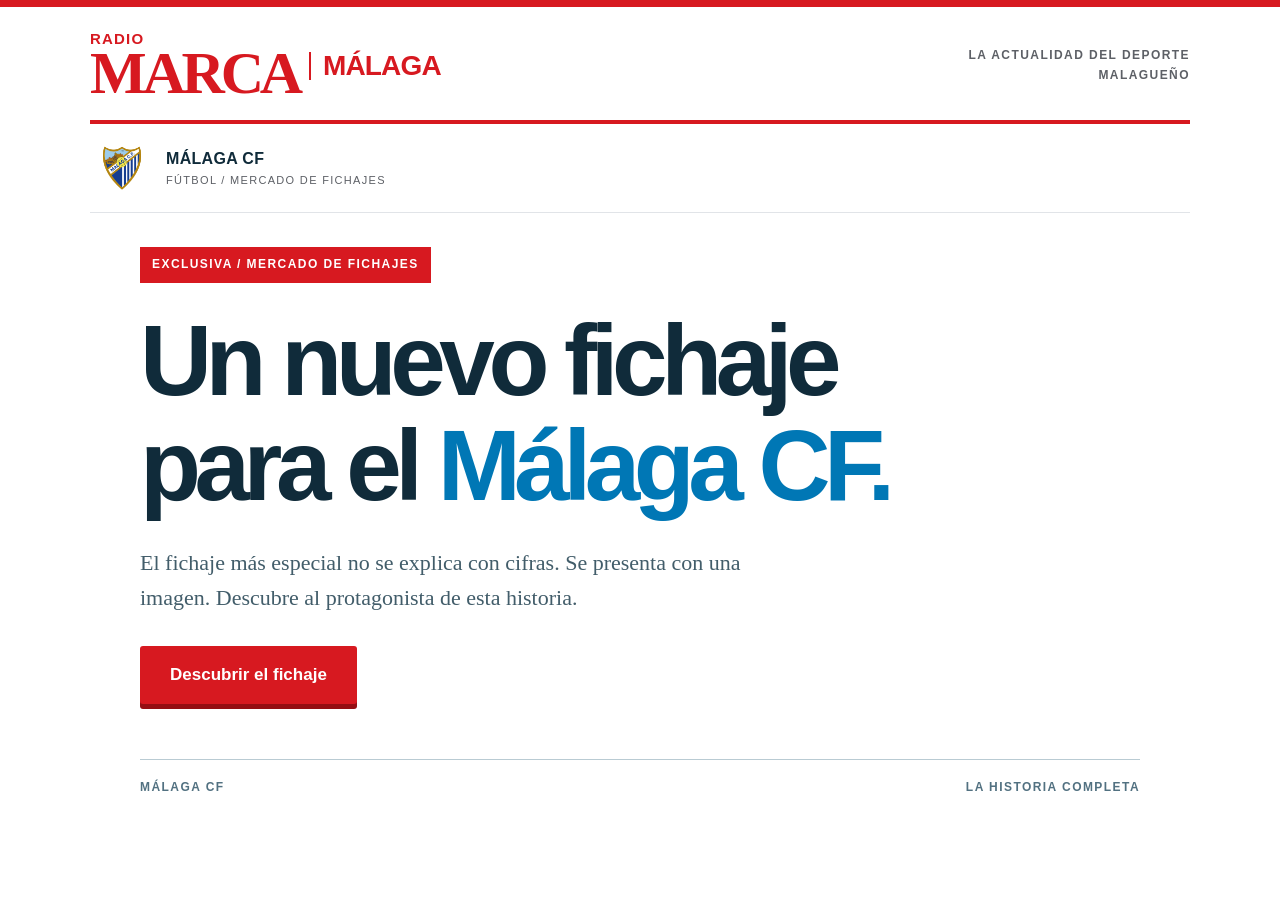
<file: index.html>
<!doctype html><html lang="es"><head><meta charset="utf-8"><meta name="viewport" content="width=device-width,initial-scale=1"><title>Exclusiva: un nuevo fichaje para el Málaga CF</title><meta name="description" content="El fichaje más especial se presenta con una imagen. Descubre al protagonista de esta exclusiva."><meta name="robots" content="noindex,nofollow"><link rel="icon" href="data:image/svg+xml,%3Csvg xmlns='http://www.w3.org/2000/svg' viewBox='0 0 32 32'%3E%3Crect width='32' height='32' rx='16' fill='%23b83850'/%3E%3Ctext x='7' y='24' fill='white' font-size='24'%3EG%3C/text%3E%3C/svg%3E"><link rel="stylesheet" href="style.css"><script defer src="app.js"></script>
<link rel="canonical" href="https://alejandroAI23.github.io/exclusiva-malaga/">
<meta property="og:type" content="website">
<meta property="og:locale" content="es_ES">
<meta property="og:site_name" content="Exclusiva Málaga · Edición especial">
<meta property="og:title" content="Exclusiva: un nuevo fichaje para el Málaga CF">
<meta property="og:description" content="El fichaje más especial se presenta con una imagen. Descubre al protagonista de esta exclusiva.">
<meta property="og:url" content="https://alejandroAI23.github.io/exclusiva-malaga/">
<meta property="og:image" content="https://alejandroAI23.github.io/exclusiva-malaga/assets/portada-whatsapp.jpg">
<meta property="og:image:secure_url" content="https://alejandroAI23.github.io/exclusiva-malaga/assets/portada-whatsapp.jpg">
<meta property="og:image:type" content="image/jpeg">
<meta property="og:image:width" content="1200">
<meta property="og:image:height" content="630">
<meta property="og:image:alt" content="Portada deportiva roja y blanquiazul: exclusiva de un nuevo fichaje para el Málaga CF. Edición especial de una sorpresa familiar.">
<meta name="twitter:card" content="summary_large_image">
<meta name="twitter:title" content="Exclusiva: un nuevo fichaje para el Málaga CF">
<meta name="twitter:description" content="Descubre al protagonista de esta exclusiva.">
<meta name="twitter:image" content="https://alejandroAI23.github.io/exclusiva-malaga/assets/portada-whatsapp.jpg">
</head><body><main id="app"></main><noscript>Activa JavaScript para abrir el mensaje de Gonzalo.</noscript></body></html>
</file>
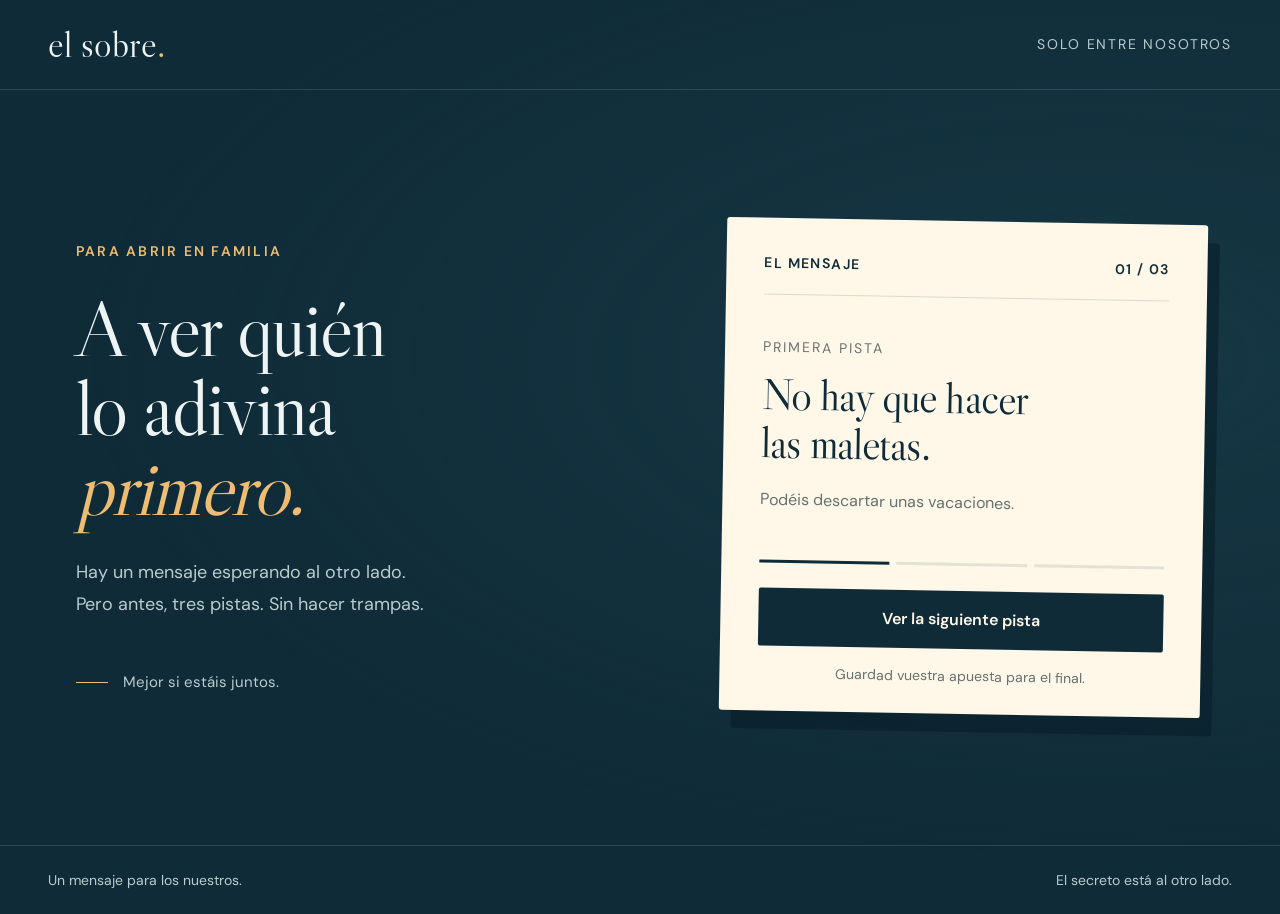
<file: el-sobre/index.html>
<!doctype html>
<html lang="es">
<head>
<meta charset="utf-8"><meta name="viewport" content="width=device-width,initial-scale=1">
<title>El sobre · Un mensaje para abrir juntos</title>
<meta name="description" content="Tres pistas. Un mensaje. Mejor abrirlo juntos.">
<meta name="robots" content="noindex,nofollow,noarchive">
<meta property="og:title" content="El sobre"><meta property="og:description" content="Tres pistas. Un mensaje. Mejor abrirlo juntos."><meta property="og:type" content="website">
<meta name="theme-color" content="#102b38"><link rel="icon" href="icon.svg">
<link rel="stylesheet" href="style.css"><script src="app.js" defer></script>
</head>
<body>
<header class="masthead"><a href="./" aria-label="El sobre, inicio">el sobre<span class="mark">.</span></a><span>SOLO ENTRE NOSOTROS</span></header>
<main>
<section id="mystery" class="mystery" aria-labelledby="headline">
<div class="intro"><p class="eyebrow">PARA ABRIR EN FAMILIA</p><h1 id="headline">A ver quién<br>lo adivina<span class="italic"> primero.</span></h1><p class="lead">Hay un mensaje esperando al otro lado.<br>Pero antes, tres pistas. Sin hacer trampas.</p><div class="bottom-note"><span class="tiny-line"></span><span>Mejor si estáis juntos.</span></div></div>
<div class="paper">
<div class="paper-top"><span>EL MENSAJE</span><span id="count">01 / 03</span></div>
<div id="clue-area" aria-live="polite" aria-atomic="true"><p id="clue-label" class="clue-label">PRIMERA PISTA</p><h2 id="clue">No hay que hacer<br>las maletas.</h2><p id="clue-caption" class="caption">Podéis descartar unas vacaciones.</p></div>
<div class="progress" aria-label="Pista 1 de 3"><i class="active"></i><i></i><i></i></div>
<button id="next" type="button">Ver la siguiente pista</button>
<p class="under-button" id="under-button">Guardad vuestra apuesta para el final.</p>
</div>
</section>
<section id="reveal" hidden aria-labelledby="announcement">
<div class="reveal-top"><p class="eyebrow">EL MENSAJE ERA MÍO</p><h1 id="announcement" tabindex="-1">¡Voy a ser<br><span class="italic">hermano mayor!</span></h1><p class="lead">Os lo tenía que contar yo.</p></div>
<div class="reveal-grid"><figure><img id="photo" alt="Gonzalo sonriendo con su babero: voy a ser hermano mayor" width="1200" height="1600"><figcaption>Gonzalo · Nuestro pequeño portavoz</figcaption></figure><div class="letter"><p class="eyebrow">QUERIDA FAMILIA:</p><h2>Esta vez,<br>el secreto venía<br><em>con compañía.</em></h2><p>Mamá y papá vuelven a ser papás.<br>Y yo estreno el mejor título de todos:</p><p class="big-line">hermano mayor.</p><p>Un nuevo miembro de la familia viene en camino. Y nos hacía mucha ilusión compartirlo con vosotros.</p><p class="signature">Con todo nuestro cariño,<br><strong>Gonzalo, mamá y papá</strong></p><button id="replay" class="secondary" type="button">Volver a las pistas</button></div></div>
</section>
</main>
<footer><span>Un mensaje para los nuestros.</span><span id="footer-note">El secreto está al otro lado.</span></footer>
<noscript><p class="no-js">Activa JavaScript para descubrir las tres pistas y abrir el mensaje.</p></noscript>
</body></html>
</file>
<file: style.css>
*{box-sizing:border-box}body{margin:0;background:#f9f4ee;color:#34292d;font-family:Arial,sans-serif}button,a{touch-action:manipulation}button,.button{font:inherit;cursor:pointer;border:0;padding:17px 27px;border-radius:99px;background:var(--accent,#b83850);color:white;text-decoration:none;display:inline-block;font-weight:700}button:hover,.button:hover{filter:brightness(1.1)}:focus-visible{outline:3px solid #237cdc;outline-offset:6px}.eyebrow{text-transform:uppercase;letter-spacing:.22em;font-size:12px;font-weight:bold;line-height:1.8}.gallery{max-width:1180px;margin:auto;padding:64px 28px}.gallery h1{font:normal clamp(44px,6vw,76px)/1.02 Georgia,serif;max-width:760px;margin:25px 0}.gallery .intro{font-size:18px;line-height:1.7;max-width:620px;color:#71656b}.cards{display:grid;grid-template-columns:repeat(3,1fr);gap:24px;margin:44px 0}.card{border:1px solid #dacfc7;border-radius:8px;overflow:hidden;background:#fff}.sample{height:235px;display:flex;flex-direction:column;align-items:center;justify-content:center;text-align:center;padding:20px}.sample b{font:normal 40px/1.05 Georgia,serif}.sample small{margin-bottom:25px;letter-spacing:.18em}.sample.letter{background:#f0dde0;color:#862d41}.sample.cinema{background:#102b29;color:#e5edac}.sample.news{background:#ffcf36;color:#222}.card-copy{padding:25px}.card h2{font:normal 25px Georgia,serif;margin:0 0 13px}.card p{line-height:1.6;min-height:76px;color:#71656b}.card a{color:#822b40;font-weight:bold;text-underline-offset:5px}.notes{border-top:1px solid #dacfc7;padding:26px 0;line-height:1.7}.notes h2{font:normal 32px Georgia,serif}.notes blockquote{margin:12px 0;padding:12px 20px;border-left:3px solid #b83850;background:#fff}.experience{--accent:#a63750;min-height:100svh;text-align:center;padding:28px 24px;display:flex;flex-direction:column;align-items:center;justify-content:center;overflow:hidden;position:relative}.experience .brand{position:absolute;top:26px;left:0;right:0}.gate{max-width:720px;padding:85px 0}.gate h1{font:normal clamp(48px,8vw,92px)/1.03 Georgia,serif;margin:25px 0}.gate p{font-size:18px;line-height:1.7;max-width:440px;margin:24px auto 32px}.signature{font:italic 25px Georgia,serif;display:block;margin-top:32px}.reveal{width:100%;max-width:950px;padding:70px 0 20px;animation:appear .8s ease both}.reveal h1{font:normal clamp(46px,7vw,80px)/.98 Georgia,serif;margin:20px 0 28px}.reveal h1 em{color:var(--accent);font-weight:normal}.photo{width:min(340px,78vw);margin:auto;position:relative;background:#fff;padding:12px 12px 20px;box-shadow:0 18px 55px #39273026;transform:rotate(-3deg)}.photo img{width:100%;height:320px;object-fit:contain;background:#eee8e4;display:block}.placeholder{height:320px;display:flex;flex-direction:column;justify-content:center;align-items:center;background:#eee5df;color:#856d67;gap:18px}.placeholder b{font:70px Georgia,serif}.placeholder span{font-size:14px;max-width:180px;line-height:1.5}.photo figcaption{font:italic 24px Georgia,serif;margin:16px 0 0}.closing{font-size:18px;line-height:1.7;max-width:500px;margin:28px auto}.replay{background:transparent;color:inherit;padding:10px;text-decoration:underline;font-size:14px}.cinema.experience{background:#102b29;color:#f3f3d8;--accent:#e0ec97}.cinema button:not(.replay){color:#102b29}.cinema .gate h1,.cinema .reveal h1{font-family:Arial,sans-serif;font-weight:900;letter-spacing:-.055em;text-transform:uppercase}.cinema .photo{transform:none;background:#183c39;padding:0 0 20px;box-shadow:0 0 90px #dce69720;border:1px solid #78947a}.cinema .photo figcaption{font-family:Arial,sans-serif;text-transform:uppercase;font-size:15px;letter-spacing:.2em}.news.experience{background:#ffcf36;color:#202020;--accent:#202020}.news .gate h1,.news .reveal h1{font-weight:bold;letter-spacing:-.045em}.news .photo{transform:rotate(2deg);border:2px solid #222;box-shadow:10px 10px 0 #222;padding:8px 8px 15px}.news .brand{border-bottom:2px solid #222;padding-bottom:14px;left:8%;right:8%}.news .reveal h1 em{font-style:normal}.confetti{position:fixed;top:-20px;width:9px;height:16px;pointer-events:none;animation:fall 2.8s ease-in forwards;z-index:10}@keyframes fall{to{transform:translateY(110vh) rotate(600deg)}}@keyframes appear{from{opacity:0;transform:translateY(18px)}to{opacity:1;transform:translateY(0)}}[hidden]{display:none!important}@media(max-width:760px){.cards{grid-template-columns:1fr}.gallery{padding:36px 22px}.card p{min-height:0}.sample{height:210px}.photo img,.placeholder{height:280px}.reveal{padding-top:65px}.reveal h1{font-size:48px}.closing{font-size:16px}}@media(prefers-reduced-motion:reduce){*,*::before,*::after{animation:none!important;transition:none!important}.confetti{display:none}}

/* Fotografía vertical completa: conserva la sonrisa y el mensaje del babero. */
.photo{width:min(390px,78vw)}.photo img{height:auto;aspect-ratio:3/4;object-fit:contain}

/* Reduce las opciones de guardar mediante pulsación prolongada en navegadores compatibles. */
.photo{-webkit-touch-callout:none;-webkit-user-select:none;user-select:none}
.photo img{-webkit-user-drag:none;-webkit-touch-callout:none;user-select:none}
@media print{.photo img{visibility:hidden}}
/* Portada deportiva: tipografía editorial y colores blanquiazules. */
.malaga.experience{--accent:#0077b5;background:#f5f7f8;color:#102b3a;justify-content:flex-start;padding:0 24px 34px;border-top:7px solid #0077b5;overflow:clip}
.malaga .brand{position:static;max-width:1100px;width:100%;margin:0 auto;padding:27px 0 22px;border-bottom:3px solid #102b3a;text-align:left;font:900 clamp(26px,4vw,42px)/1 Arial,sans-serif;letter-spacing:-.055em}
.malaga .brand span{display:block;font:700 11px/1.6 Arial,sans-serif;letter-spacing:.18em;margin-top:10px;color:#527181}
.malaga .gate{padding:54px 0 0;width:100%;max-width:1000px;text-align:left}
.malaga .gate>.eyebrow{display:inline-block;color:#fff;background:#0077b5;padding:7px 12px;font-size:12px;letter-spacing:.12em}
.malaga .gate h1{font:900 clamp(48px,7.8vw,100px)/.99 Arial,sans-serif;letter-spacing:-.065em;margin:25px 0 26px;max-width:1000px}
.malaga .gate h1 em{font-style:normal;color:#0077b5}
.malaga .gate>p{font:normal clamp(18px,2.2vw,22px)/1.6 Georgia,serif;max-width:650px;margin:0 0 30px;color:#425d6a}
.malaga button:not(.replay){border-radius:3px;padding:19px 30px;font-size:17px;box-shadow:0 5px 0 #00517b}
.sports-meta{display:flex;flex-wrap:wrap;gap:15px;justify-content:space-between;margin-top:55px;padding:20px 0;border-top:1px solid #b9cbd3;font-size:12px;font-weight:700;letter-spacing:.12em;color:#527181}
.malaga .reveal{padding:30px 0 0}
.malaga .reveal>.eyebrow{color:#0077b5}
.malaga .reveal h1{font:900 clamp(43px,6vw,70px)/1 Arial,sans-serif;letter-spacing:-.055em;margin:16px 0 30px}
.malaga .reveal h1 em{font-style:normal}
.malaga .photo{transform:none;border:1px solid #d0dce2;border-top:6px solid #0077b5;box-shadow:0 15px 40px #12324416}
.malaga .photo figcaption{font:700 14px/1.5 Arial,sans-serif;color:#425d6a}
.malaga .closing strong{color:#0077b5;font-size:25px}
.family-note{font-size:13px;line-height:1.6;max-width:460px;margin:25px auto 12px;color:#527181}
@media(max-width:600px){.malaga.experience{padding-left:20px;padding-right:20px}.malaga .gate{padding-top:36px}.malaga .gate h1{font-size:clamp(40px,10.5vw,60px)}.malaga .brand{padding-top:22px}.sports-meta{margin-top:38px}}
/* Cabecera de radio deportiva y sección del club. */
.malaga.experience{border-top-color:#d71920;background:#fff}
.malaga .brand{border-bottom:4px solid #d71920;display:flex;align-items:center;justify-content:space-between;gap:24px;padding:24px 0 20px}
.radio-lockup{display:grid;grid-template-columns:auto auto;column-gap:10px;align-items:center;color:#d71920;line-height:.9;flex-shrink:0}
.radio-small{grid-column:1;font:900 15px/1 Arial,sans-serif;letter-spacing:.08em}
.radio-name{grid-column:1;grid-row:2;font:900 clamp(40px,6vw,60px)/.9 Georgia,serif;letter-spacing:-.07em}
.radio-city{grid-column:2;grid-row:1/3;border-left:2px solid #d71920;padding-left:12px;font:900 clamp(18px,3vw,28px)/1 Arial,sans-serif;letter-spacing:-.03em}
.radio-tagline{font:700 12px/1.6 Arial,sans-serif;letter-spacing:.12em;color:#5d6066;text-align:right;max-width:235px}
.club-strip{width:100%;max-width:1100px;display:flex;align-items:center;gap:12px;padding:12px 0;border-bottom:1px solid #e1e4e8;text-align:left}
.club-strip img{object-fit:contain;flex-shrink:0}
.club-strip strong{font-size:16px;letter-spacing:.02em}.club-strip span{display:block;font-size:11px;letter-spacing:.12em;margin-top:6px;color:#5d6066}
.malaga .gate{padding-top:34px}.malaga .gate>.eyebrow{background:#d71920}
.malaga .gate button{background:#d71920;box-shadow:0 5px 0 #950e13}
@media(max-width:600px){.malaga .brand{gap:14px}.radio-tagline{display:none}.radio-name{font-size:46px}.radio-city{font-size:22px}.club-strip img{width:52px;height:52px}.malaga .gate{padding-top:28px}}
/* Adaptación móvil: contenido fluido, áreas táctiles y márgenes seguros. */
html{-webkit-text-size-adjust:100%;text-size-adjust:100%}
.experience{min-height:100vh;min-height:100svh}
.malaga.experience{overflow:visible;padding-left:max(20px,env(safe-area-inset-left));padding-right:max(20px,env(safe-area-inset-right));padding-bottom:max(34px,env(safe-area-inset-bottom))}
.malaga .brand,.club-strip,.gate,.reveal,.club-strip>div{min-width:0}
.malaga .brand{flex-wrap:wrap}
.radio-lockup{max-width:100%;flex-shrink:1}
.malaga h1,.malaga p,.malaga .eyebrow,.radio-city,.club-strip span{overflow-wrap:anywhere}
.malaga .gate h1,.malaga .reveal h1{line-height:1.06}
.malaga .photo{width:min(390px,100%)}
.malaga .photo img{display:block;max-width:100%;height:auto}
button{min-height:48px;max-width:100%;white-space:normal}
@media(max-width:600px){
 .malaga .brand{padding:20px 0 16px}
 .radio-name{font-size:clamp(2rem,10vw,2.875rem)}
 .radio-city{font-size:clamp(1rem,5vw,1.375rem)}
 .radio-small{font-size:.875rem}
 .club-strip span{font-size:.75rem;letter-spacing:.06em;line-height:1.5}
 .malaga .gate h1{font-size:clamp(2rem,10vw,3.75rem);letter-spacing:-.045em;margin:20px 0}
 .malaga .gate>p{font-size:1.0625rem;line-height:1.6;margin-bottom:24px}
 .malaga .gate>button{width:100%;padding:17px 16px;font-size:1rem}
 .malaga .reveal{padding-top:24px}
 .malaga .reveal h1{font-size:clamp(2rem,9.5vw,3.25rem);letter-spacing:-.04em;margin:16px 0 22px}
 .malaga .photo{padding:8px 8px 14px}
 .malaga .closing{font-size:1rem;margin:24px auto;line-height:1.65}
 .malaga .closing strong{font-size:1.375rem}
 .malaga .eyebrow{letter-spacing:.09em}
 .sports-meta{margin-top:30px;line-height:1.5}
}
@media(max-width:360px){.malaga.experience{padding-left:max(16px,env(safe-area-inset-left));padding-right:max(16px,env(safe-area-inset-right))}.radio-lockup{column-gap:7px}.radio-city{padding-left:8px}}
</file>
<file: el-sobre/style.css>
@import url('https://fonts.googleapis.com/css2?family=DM+Sans:wght@400;500;600;700&family=Libre+Caslon+Display&display=swap');
:root{color-scheme:dark;--ink:#102b38;--paper:#fff8e9;--text:#edf4f3;--muted:#b9ccce;--accent:#eebd72;--serif:'Libre Caslon Display',Georgia,serif;--sans:'DM Sans',Arial,sans-serif}
*{box-sizing:border-box}body{margin:0;background:var(--ink);color:var(--text);font-family:var(--sans);font-size:1rem;line-height:1.6;min-height:100svh}body:before{content:'';position:fixed;inset:0;pointer-events:none;background:radial-gradient(ellipse at 85% 40%,#1b445080,transparent 65%);z-index:-1}a{color:inherit;text-decoration:none}button{font:inherit;cursor:pointer;border:0}button:focus-visible,a:focus-visible{outline:3px solid var(--accent);outline-offset:6px}[hidden]{display:none!important}.masthead,footer{max-width:1320px;margin:auto;display:flex;align-items:center;justify-content:space-between;padding:26px 48px}.masthead{border-bottom:1px solid #ffffff20}.masthead a{font-family:var(--serif);font-size:2.3rem;line-height:1}.mark{color:var(--accent)}.masthead>span{font-size:.875rem;letter-spacing:.13em;color:var(--muted)}main{max-width:1224px;margin:auto;padding:60px 48px}.mystery{display:grid;grid-template-columns:1.2fr 1fr;gap:70px;align-items:center;min-height:calc(100svh - 265px)}.eyebrow{font-size:.875rem;font-weight:600;letter-spacing:.16em;margin:0 0 26px;color:var(--accent)}h1{font-family:var(--serif);font-size:clamp(3.5rem,6.1vw,6.6rem);font-weight:400;line-height:1.02;margin:0 0 28px;letter-spacing:-.025em}.italic{font-style:italic;color:var(--accent);display:block}.lead{color:var(--muted);font-size:1.125rem;line-height:1.8;margin:0}.bottom-note{display:flex;align-items:center;gap:15px;margin-top:50px;color:var(--muted);font-size:.9375rem}.tiny-line{width:32px;height:1px;background:var(--accent)}.paper{background:var(--paper);color:var(--ink);border-radius:3px;padding:34px 38px 27px;box-shadow:12px 18px 0 #071b2580;transform:rotate(1deg);min-width:0}.paper-top{display:flex;justify-content:space-between;border-bottom:1px solid #102b3826;padding-bottom:20px;font-size:.875rem;letter-spacing:.1em;font-weight:600}#clue-area{min-height:245px;padding:30px 0 18px;display:flex;flex-direction:column;justify-content:center}.clue-label{font-size:.875rem;letter-spacing:.14em;color:#6c7370;margin:0 0 14px}.paper h2{font-family:var(--serif);font-size:clamp(2.5rem,3.4vw,3.75rem);font-weight:400;line-height:1.1;letter-spacing:-.02em;margin:0}.caption{font-size:1rem;color:#66716f;line-height:1.5;margin:20px 0 0}.progress{display:flex;gap:7px;margin:20px 0 25px}.progress i{height:3px;flex:1;background:#102b381c}.progress i.active{background:var(--ink)}.paper button{width:100%;padding:16px 20px;background:var(--ink);color:var(--paper);font-weight:600;min-height:56px;border-radius:2px;transition:background .15s,transform .15s}.paper button:hover{background:#23505f;transform:translateY(-1px)}.under-button{font-size:.875rem;color:#66716f;text-align:center;margin:16px 0 0}footer{border-top:1px solid #ffffff20;color:var(--muted);font-size:.875rem;padding-top:23px;padding-bottom:23px}.reveal-top{text-align:center;margin-bottom:46px}.reveal-top h1{font-size:clamp(3.3rem,6.4vw,6.5rem)}.reveal-top .eyebrow{margin-bottom:20px}.reveal-grid{display:grid;grid-template-columns:1fr 1fr;gap:64px;align-items:center;max-width:970px;margin:auto}.reveal-grid figure{margin:0;background:var(--paper);padding:13px 13px 19px;box-shadow:12px 18px 0 #071b2580;transform:rotate(-2deg)}.reveal-grid img{display:block;width:100%;height:auto;aspect-ratio:3/4;object-fit:contain;background:#ede5d6}.reveal-grid figcaption{text-align:center;color:var(--ink);font-size:.875rem;padding-top:13px}.letter .eyebrow{margin-bottom:20px}.letter h2{font-family:var(--serif);font-weight:400;font-size:clamp(2.5rem,3.8vw,4rem);line-height:1.08;margin:0 0 28px}.letter h2 em{color:var(--accent)}.letter p{color:var(--muted);font-size:1.0625rem}.letter p.big-line{font-family:var(--serif);color:var(--accent);font-size:2.7rem;margin-top:-10px;margin-bottom:16px}.letter .signature{margin:34px 0 27px}.signature strong{font-weight:500;color:var(--text)}.secondary{color:var(--text);background:transparent;border:1px solid #ffffff50;padding:12px 20px;border-radius:2px;min-height:48px}.secondary:hover{background:#ffffff0b}.no-js{text-align:center;padding:20px}.enter{animation:enter .5s ease both}@keyframes enter{from{opacity:0;transform:translateY(12px)}to{opacity:1;transform:translateY(0)}}
@media(max-width:800px){.masthead,footer{padding-left:24px;padding-right:24px}main{padding:38px 24px 48px}.mystery{grid-template-columns:1fr;gap:38px;max-width:520px;margin:auto;min-height:auto}.intro h1{font-size:clamp(3.5rem,9vw,4.8rem)}.bottom-note{margin-top:22px}.paper{transform:none;padding:25px 26px;box-shadow:7px 10px 0 #071b2580}.paper h2{font-size:2.9rem}#clue-area{min-height:225px;padding-top:25px}.reveal-grid{grid-template-columns:1fr;gap:48px;max-width:480px}.reveal-top{margin-bottom:36px}.reveal-top h1{font-size:clamp(3rem,10vw,4.5rem)}.letter h2{font-size:3.2rem}.letter{padding-top:8px}.reveal-grid figure{transform:rotate(-1deg)}footer{gap:20px;font-size:.875rem}footer span:last-child{text-align:right}.masthead>span{font-size:.75rem;letter-spacing:.08em}.masthead a{font-size:2rem}}
@media(prefers-reduced-motion:reduce){*,*:before,*:after{animation:none!important;transition:none!important;scroll-behavior:auto!important}}
</file>
